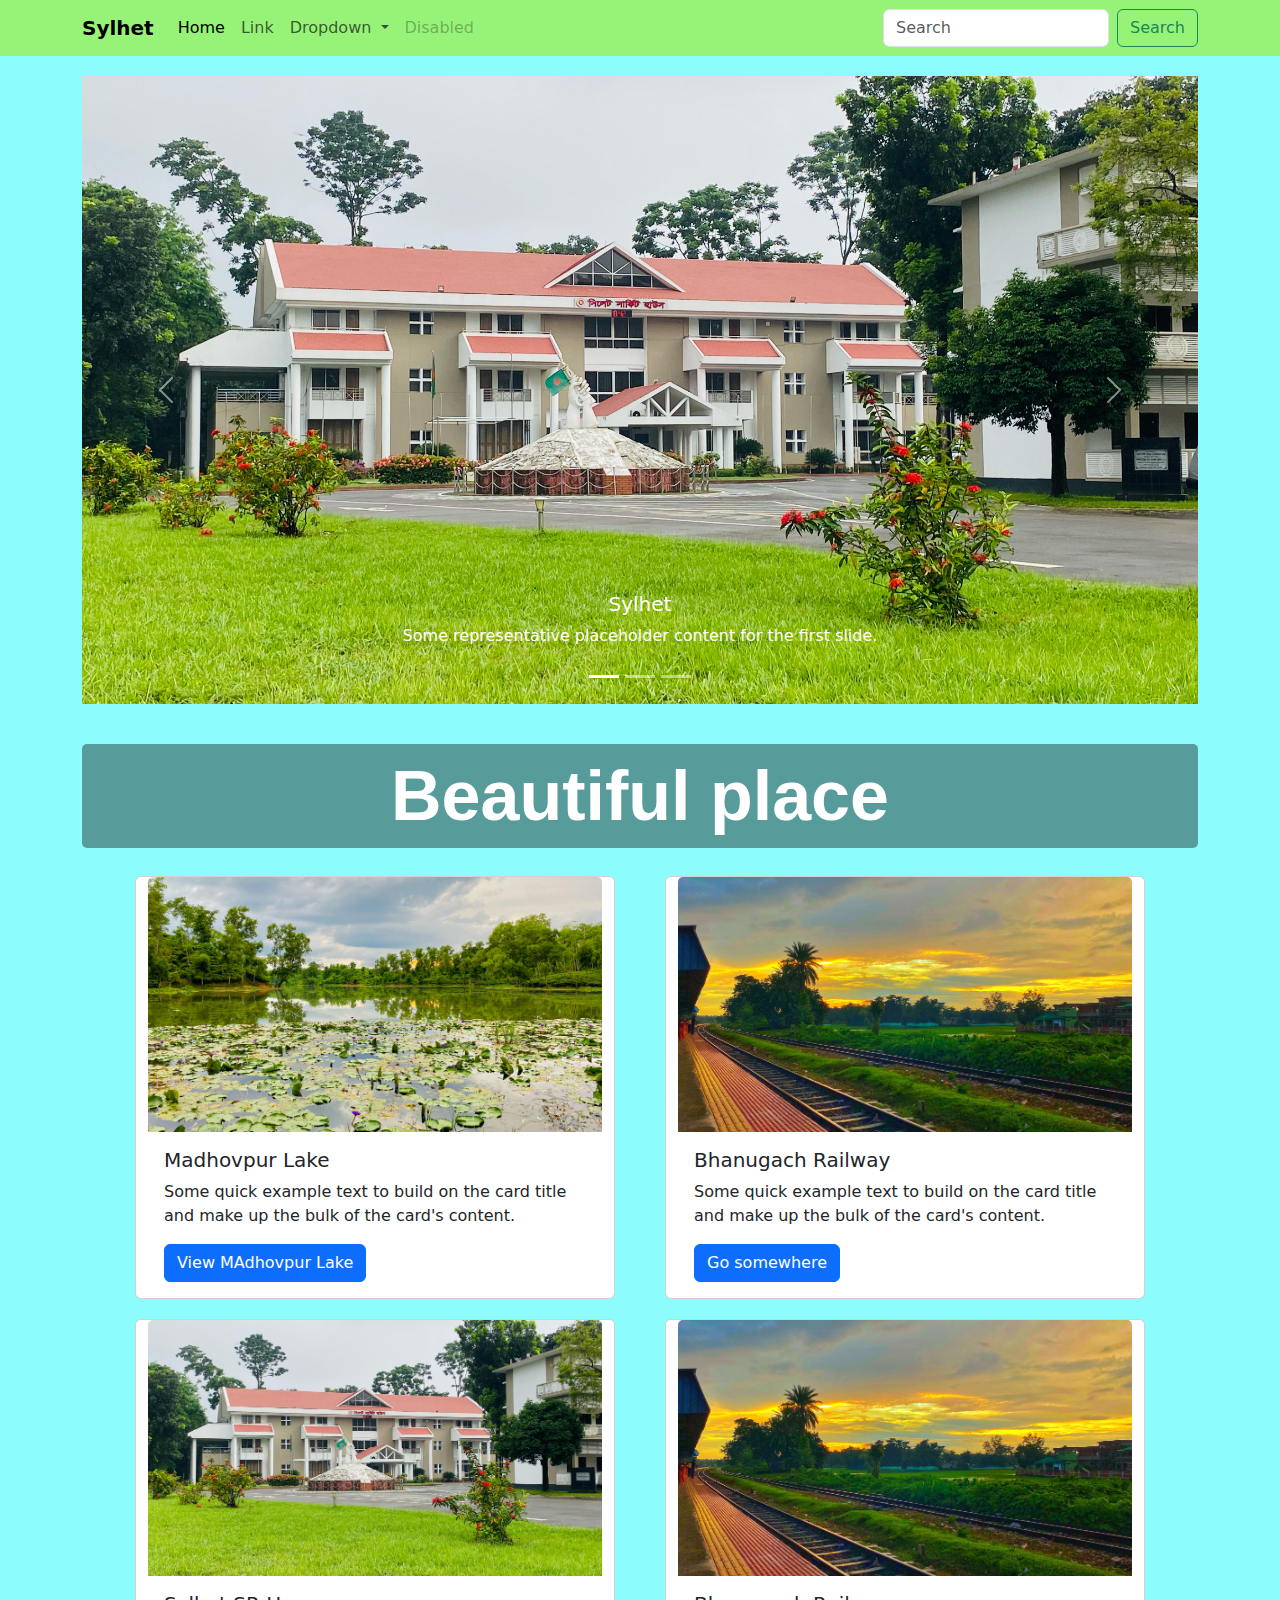
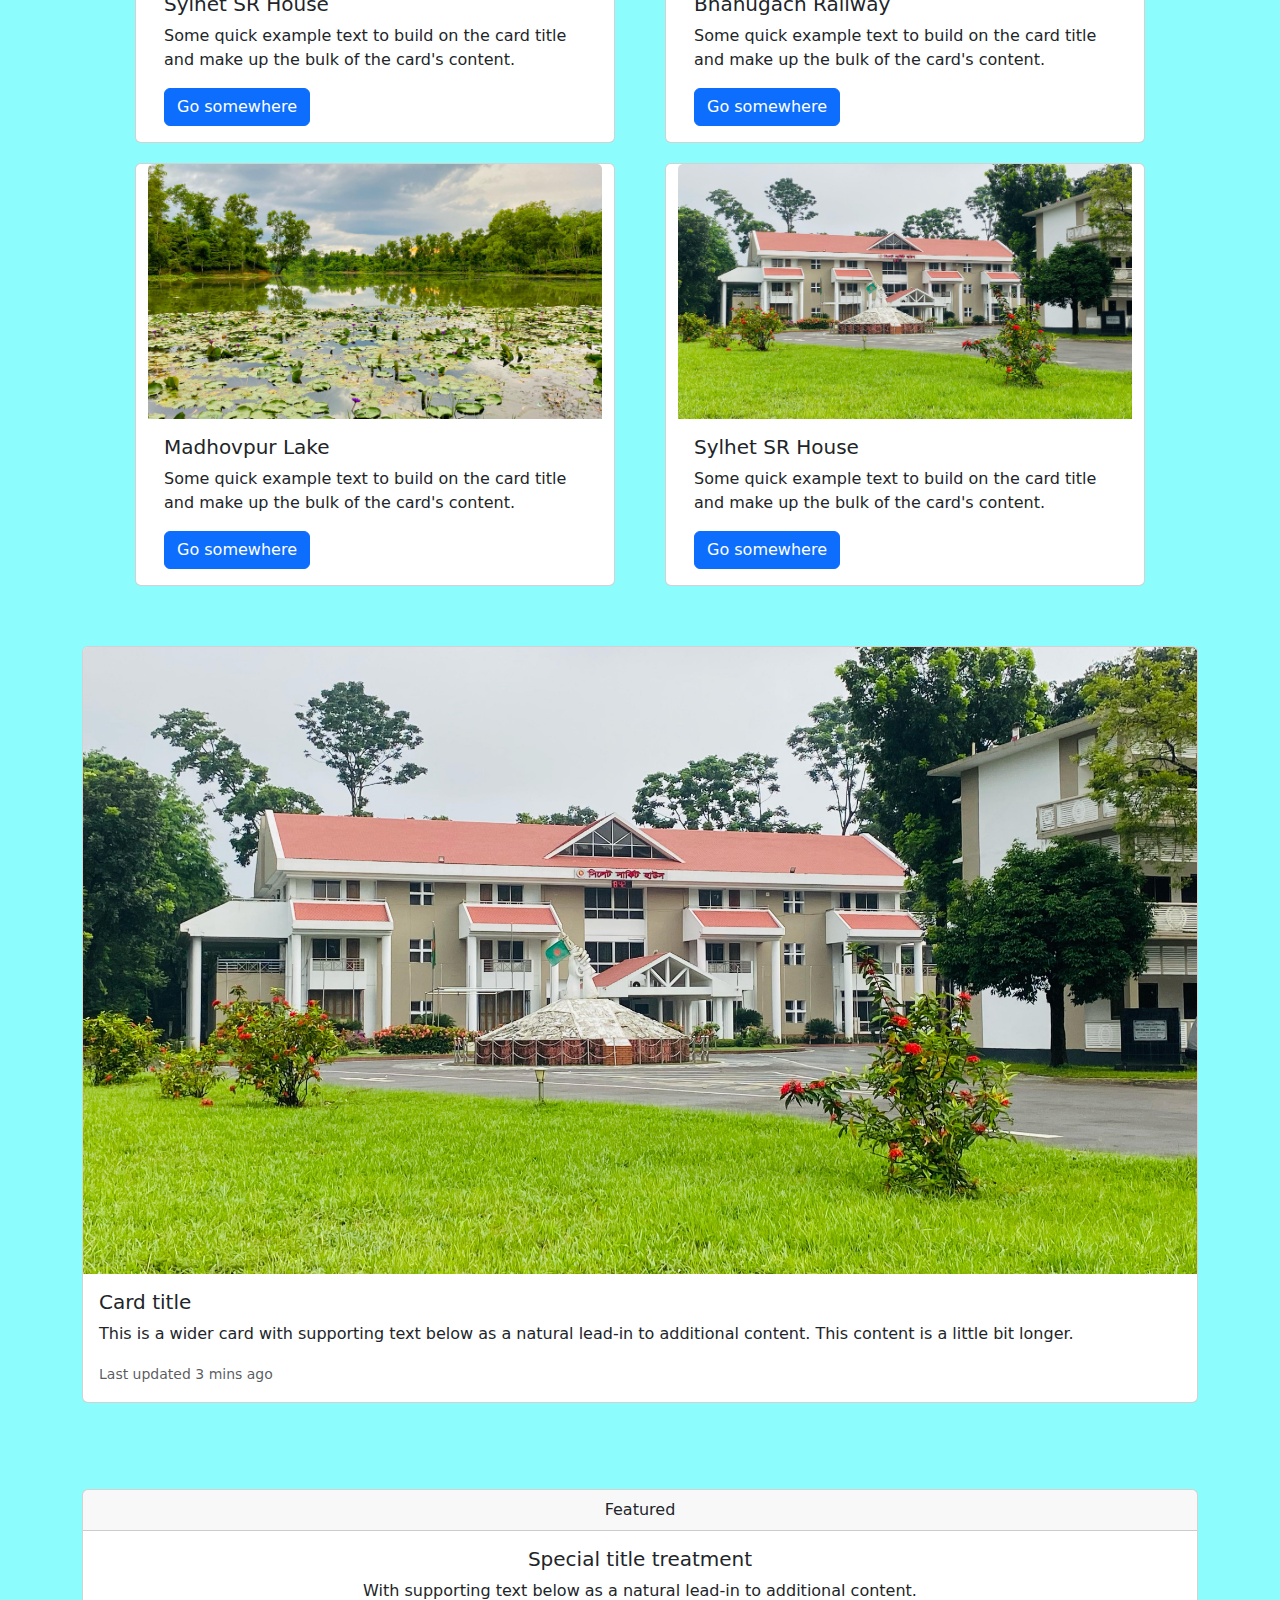
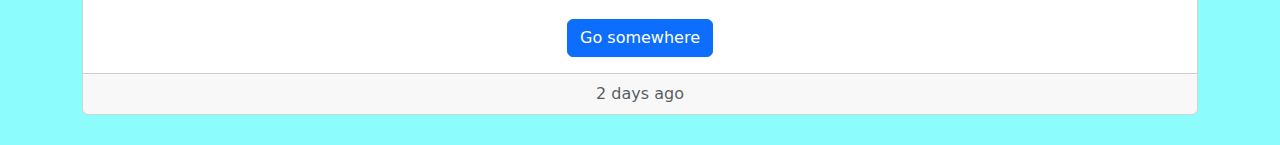
<file: index.html>
<!DOCTYPE html>
<html lang="en">
<head>
    <meta charset="UTF-8">
    <meta name="viewport" content="width=device-width, initial-scale=1.0">
    <title>Sylhet City</title>
    <link rel="stylesheet" href="./css/bootstrap.min.css">
    <link rel="stylesheet" href="./css/style.css">

    <link rel="preconnect" href="https://fonts.googleapis.com">
<link rel="preconnect" href="https://fonts.gstatic.com" crossorigin>
<link href="https://fonts.googleapis.com/css2?family=Playwrite+IT+Moderna:wght@100..400&display=swap" rel="stylesheet">

</head>
<body>
    

    <!-- =================navber start=================== -->

    
        
        
        <nav class="navbar navbar-expand-lg">
        <div class="container">
          <a class="navbar-brand" href="#">Sylhet</a>
          <button class="navbar-toggler" type="button" data-bs-toggle="collapse" data-bs-target="#navbarSupportedContent" aria-controls="navbarSupportedContent" aria-expanded="false" aria-label="Toggle navigation">
            <span class="navbar-toggler-icon"></span>
          </button>
          <div class="collapse navbar-collapse" id="navbarSupportedContent">
            <ul class="navbar-nav me-auto mb-2 mb-lg-0">
              <li class="nav-item">
                <a class="nav-link active" aria-current="page" href="#home">Home</a>
              </li>
              <li class="nav-item">
                <a class="nav-link" href="#best-place">Link</a>
              </li>
              <li class="nav-item dropdown">
                <a class="nav-link dropdown-toggle" href="#" role="button" data-bs-toggle="dropdown" aria-expanded="false">
                  Dropdown
                </a>
                <ul class="dropdown-menu">
                  <li><a class="dropdown-item" href="#most-place">Action</a></li>
                  <li><a class="dropdown-item" href="#">Another action</a></li>
                  <li><hr class="dropdown-divider"></li>
                  <li><a class="dropdown-item" href="#">Something else here</a></li>
                </ul>
              </li>
              <li class="nav-item">
                <a class="nav-link disabled" aria-disabled="true">Disabled</a>
              </li>
            </ul>
            <form class="d-flex" role="search">
              <input class="form-control me-2" type="search" placeholder="Search" aria-label="Search">
              <button class="btn btn-outline-success" type="submit">Search</button>
            </form>
            
          </div>
        </div>
      </nav>






    <!-- =================navber end=================== -->



    <!-- =================banner part start=================== -->


    <section class="banner-part">
    <div id="home"  class="container">
    <div id="carouselExampleCaptions" class="carousel slide">
        <div class="carousel-indicators">
          <button type="button" data-bs-target="#carouselExampleCaptions" data-bs-slide-to="0" class="active" aria-current="true" aria-label="Slide 1"></button>
          <button type="button" data-bs-target="#carouselExampleCaptions" data-bs-slide-to="1" aria-label="Slide 2"></button>
          <button type="button" data-bs-target="#carouselExampleCaptions" data-bs-slide-to="2" aria-label="Slide 3"></button>
        </div>
        <div class="carousel-inner">
          <div class="carousel-item active">
            <img src="./img/sylht.jpg" class="d-block w-100" alt="...">
            <div class="carousel-caption d-none d-md-block">
              <h5>Sylhet</h5>
              <p>Some representative placeholder content for the first slide.</p>
            </div>
          </div>
          <div class="carousel-item">
            <img src="./img/lake.jpg" class="d-block w-100" alt="...">
            <div class="carousel-caption d-none d-md-block">
              <h5>Madhovpur Lake</h5>
              <p>Some representative placeholder content for the second slide.</p>
            </div>
          </div>
          <div class="carousel-item">
            <img src="./img/railway.jpg" class="d-block w-100" alt="...">
            <div class="carousel-caption d-none d-md-block">
              <h5>Bhanugach Railway</h5>
              <p>Some representative placeholder content for the third slide.</p>
            </div>
          </div>
        </div>
        <button class="carousel-control-prev" type="button" data-bs-target="#carouselExampleCaptions" data-bs-slide="prev">
          <span class="carousel-control-prev-icon" aria-hidden="true"></span>
          <span class="visually-hidden">Previous</span>
        </button>
        <button class="carousel-control-next" type="button" data-bs-target="#carouselExampleCaptions" data-bs-slide="next">
          <span class="carousel-control-next-icon" aria-hidden="true"></span>
          <span class="visually-hidden">Next</span>
        </button>
      </div>
    </div>

</section>



     <!-- =================banner part end=================== -->


   
   
   
     <!-- =================place part end=================== -->


     <section class="best-place">

        <div  id="best-place" class="container">

            <h1>Beautiful place</h1>
            <div class="row card-list">
                <div class="card" style="width: 30rem;">
                    <img src="./img/lake.jpg" class="card-img-top" alt="...">
                    <div class="card-body">
                      <h5 class="card-title">Madhovpur Lake</h5>
                      <p class="card-text">Some quick example text to build on the card title and make up the bulk of the card's content.</p>
                      <a href="sylhet.html" class="btn btn-primary">View MAdhovpur Lake </a>
                    </div>
                  </div>
                  <div class="card" style="width: 30rem;">
                    <img src="./img/railway.jpg" class="card-img-top" alt="...">
                    <div class="card-body">
                      <h5 class="card-title">Bhanugach Railway</h5>
                      <p class="card-text">Some quick example text to build on the card title and make up the bulk of the card's content.</p>
                      <a href="#" class="btn btn-primary">Go somewhere</a>
                    </div>
                  </div>
                  <div class="card" style="width: 30rem;">
                    <img src="./img/sylht.jpg" class="card-img-top" alt="...">
                    <div class="card-body">
                      <h5 class="card-title"> Sylhet SR House</h5>
                      <p class="card-text">Some quick example text to build on the card title and make up the bulk of the card's content.</p>
                      <a href="#" class="btn btn-primary">Go somewhere</a>
                    </div>
                  </div>

                  <div class="card" style="width: 30rem;">
                    <img src="./img/railway.jpg" class="card-img-top" alt="...">
                    <div class="card-body">
                      <h5 class="card-title">Bhanugach Railway</h5>
                      <p class="card-text">Some quick example text to build on the card title and make up the bulk of the card's content.</p>
                      <a href="#" class="btn btn-primary">Go somewhere</a>
                    </div>
                  </div>

                  <div class="card" style="width: 30rem;">
                    <img src="./img/lake.jpg" class="card-img-top" alt="...">
                    <div class="card-body">
                      <h5 class="card-title">Madhovpur Lake</h5>
                      <p class="card-text">Some quick example text to build on the card title and make up the bulk of the card's content.</p>
                      <a href="#" class="btn btn-primary">Go somewhere</a>
                    </div>
                  </div>

                  <div class="card" style="width: 30rem;">
                    <img src="./img/sylht.jpg" class="card-img-top" alt="...">
                    <div class="card-body">
                      <h5 class="card-title"> Sylhet SR House</h5>
                      <p class="card-text">Some quick example text to build on the card title and make up the bulk of the card's content.</p>
                      <a href="#" class="btn btn-primary">Go somewhere</a>
                    </div>
                  </div>
                  
                 
            </div>

        </div>


     </section>





     <!-- =================place part end=================== -->



     <!-- ================= most place part end=================== -->

     <section class="most-place"> 
      <div id="most-place" class="container">

        <div class="card mb-3">
          <img src="./img/sylht.jpg" class="card-img-top" alt="...">
          <div class="card-body">
            <h5 class="card-title">Card title</h5>
            <p class="card-text">This is a wider card with supporting text below as a natural lead-in to additional content. This content is a little bit longer.</p>
            <p class="card-text"><small class="text-body-secondary">Last updated 3 mins ago</small></p>
          </div>
        </div>
       
     </section>



     <!-- ================= most place part end=================== -->




      <!-- ================= last place part first=================== -->

      <section class="last-plae">
        <div class="container">
          <div class="card text-center">
            <div class="card-header">
              Featured
            </div>
            <div class="card-body">
              <h5 class="card-title">Special title treatment</h5>
              <p class="card-text">With supporting text below as a natural lead-in to additional content.</p>
              <a href="#" class="btn btn-primary">Go somewhere</a>
            </div>
            <div class="card-footer text-body-secondary">
              2 days ago
            </div>
          </div>
        </div>


      </section>







       <!-- ================= last place part end=================== -->

       






    <script src="./js/bootstrap.bundle.min.js"></script>
</body>
</html>
</file>
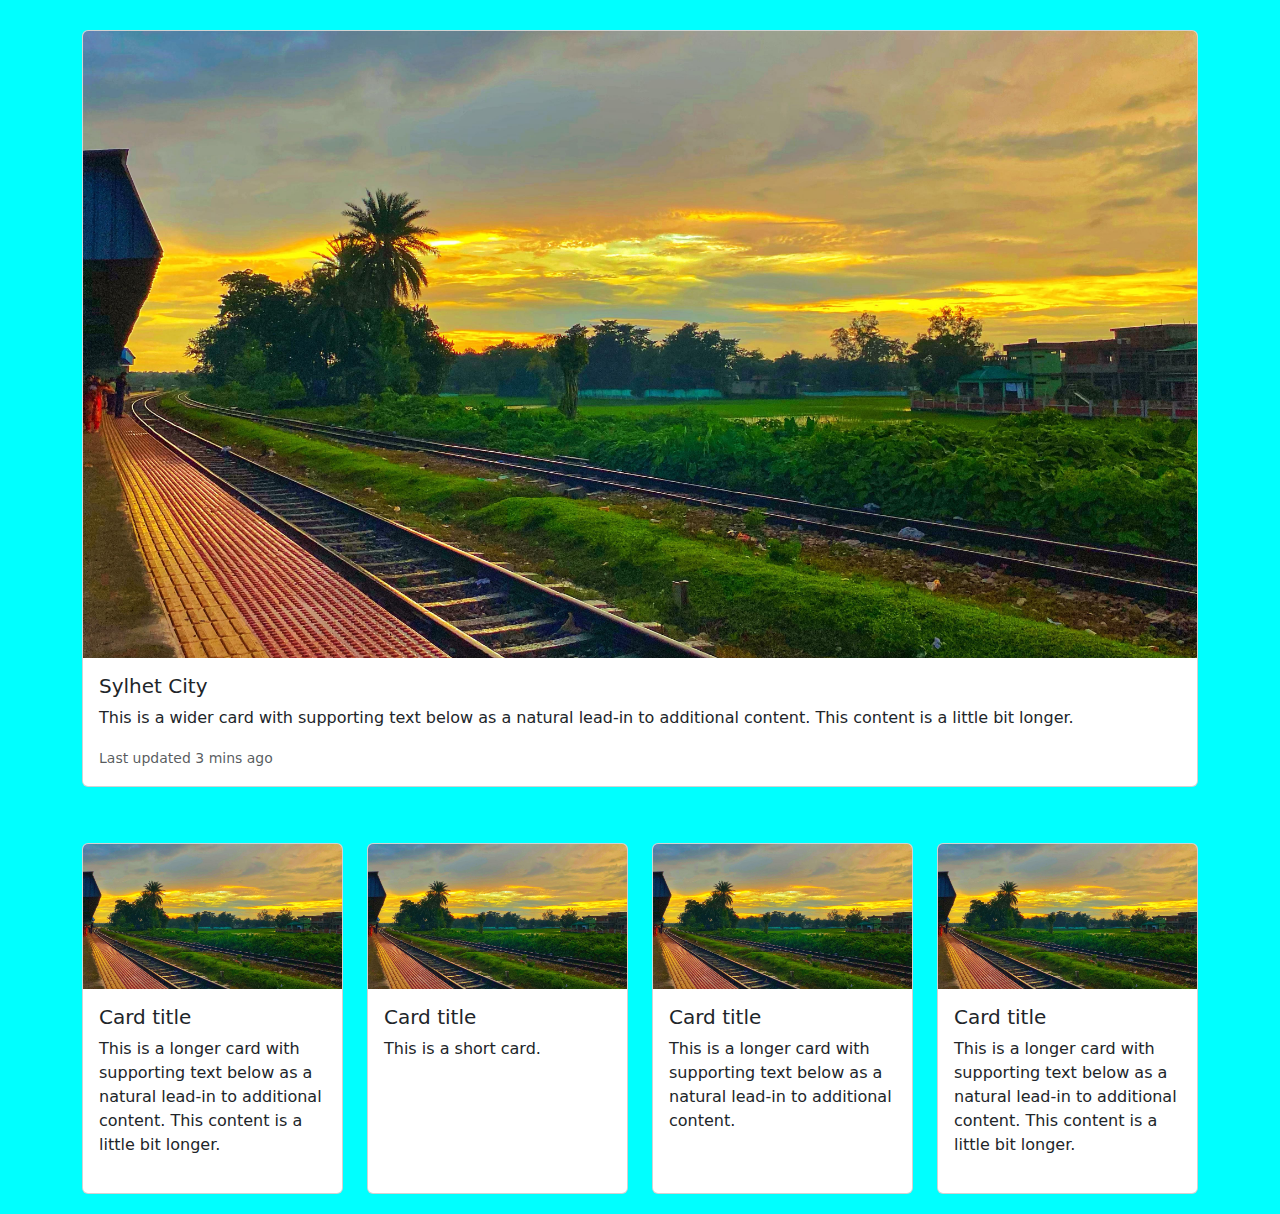
<file: bhanugach.html>
<!DOCTYPE html>
<html lang="en">
<head>
    <meta charset="UTF-8">
    <meta name="viewport" content="width=device-width, initial-scale=1.0">
    <title>Document</title>
    <link rel="stylesheet" href="./css/style.css">
    <link rel="stylesheet" href="./css/bootstrap.min.css">
</head>
<body>

<section class="sylhet-part">

  <div class="container">

    <div class="card mb-3">
          <img src="./img/railway.jpg" class="card-img-top" alt="...">
        <div class="card-body">
            <h5 class="card-title">Sylhet City</h5>
           <p class="card-text">This is a wider card with supporting text below as a natural lead-in to additional content. This content is a little bit longer.</p>
           <p class="card-text"><small class="text-body-secondary">Last updated 3 mins ago</small></p>
        </div>
    </div>
  </div>
    
</section>





<section class="sylhet-all-place">


    <div class="container">



    <div class="row row-cols-1 row-cols-md-3 g-4">
        <div class="col-sm-6 col-md-4 col-lg-3">
          <div class="card h-100">
            <img src="./img/railway.jpg" class="card-img-top" alt="...">
            <div class="card-body">
              <h5 class="card-title">Card title</h5>
              <p class="card-text">This is a longer card with supporting text below as a natural lead-in to additional content. This content is a little bit longer.</p>
            </div>
          </div>
        </div>
        <div class="col-sm-6 col-md-4 col-lg-3">
          <div class="card h-100">
            <img src="./img/railway.jpg" class="card-img-top" alt="...">
            <div class="card-body">
              <h5 class="card-title">Card title</h5>
              <p class="card-text">This is a short card.</p>
            </div>
          </div>
        </div>
        <div class="col-sm-6 col-md-4 col-lg-3">
          <div class="card h-100">
            <img src="./img/railway.jpg" class="card-img-top" alt="...">
            <div class="card-body">
              <h5 class="card-title">Card title</h5>
              <p class="card-text">This is a longer card with supporting text below as a natural lead-in to additional content.</p>
            </div>
          </div>
        </div>
        <div class="col-sm-6 col-md-4 col-lg-3">
          <div class="card h-100">
            <img src="./img/railway.jpg" class="card-img-top" alt="...">
            <div class="card-body">
              <h5 class="card-title">Card title</h5>
              <p class="card-text">This is a longer card with supporting text below as a natural lead-in to additional content. This content is a little bit longer.</p>
            </div>
          </div>
        </div>
      </div>

    </div>


</section>



    

<script src="./js/bootstrap.bundle.min.js"></script>
</body>
</html>
</file>
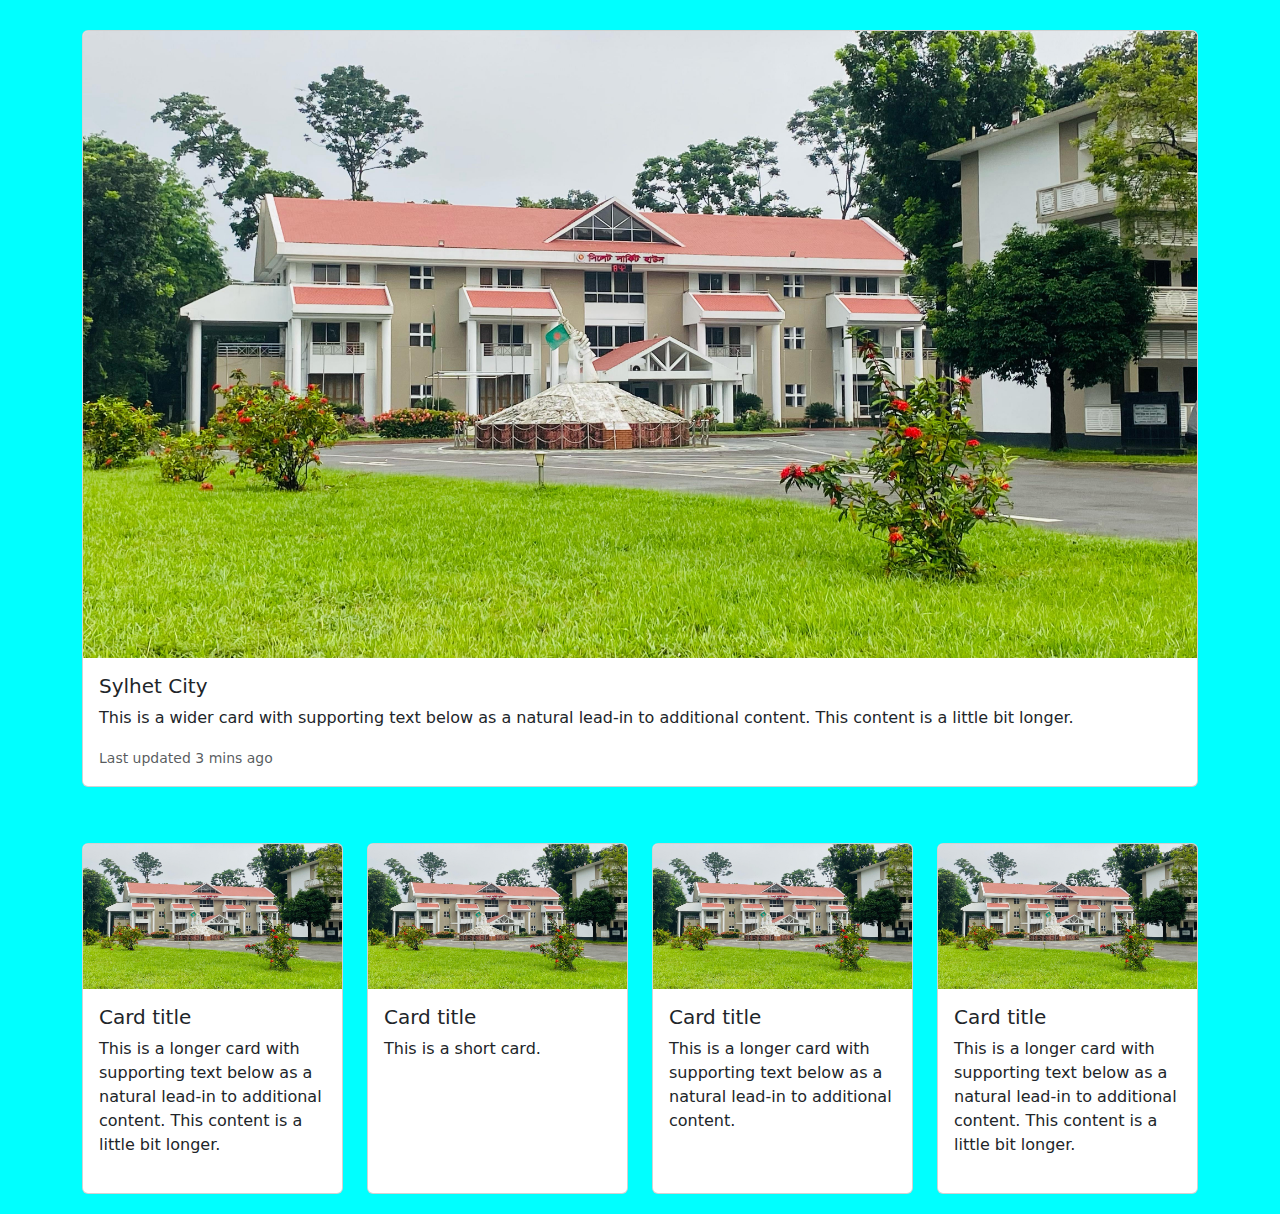
<file: sylhet.html>
<!DOCTYPE html>
<html lang="en">
<head>
    <meta charset="UTF-8">
    <meta name="viewport" content="width=device-width, initial-scale=1.0">
    <title>Document</title>
    <link rel="stylesheet" href="./css/style.css">
    <link rel="stylesheet" href="./css/bootstrap.min.css">
</head>
<body>

<section class="sylhet-part">

  <div class="container">

    <div class="card mb-3">
          <img src="./img/sylht.jpg" class="card-img-top" alt="...">
        <div class="card-body">
            <h5 class="card-title">Sylhet City</h5>
           <p class="card-text">This is a wider card with supporting text below as a natural lead-in to additional content. This content is a little bit longer.</p>
           <p class="card-text"><small class="text-body-secondary">Last updated 3 mins ago</small></p>
        </div>
    </div>
  </div>
    
</section>





<section class="sylhet-all-place">


    <div class="container">



    <div class="row row-cols-1 row-cols-md-3 g-4">
        <div class="col-sm-6 col-md-4 col-lg-3">
          <div class="card h-100">
            <img src="./img/sylht.jpg" class="card-img-top" alt="...">
            <div class="card-body">
              <h5 class="card-title">Card title</h5>
              <p class="card-text">This is a longer card with supporting text below as a natural lead-in to additional content. This content is a little bit longer.</p>
            </div>
          </div>
        </div>
        <div class="col-sm-6 col-md-4 col-lg-3">
          <div class="card h-100">
            <img src="./img/sylht.jpg" class="card-img-top" alt="...">
            <div class="card-body">
              <h5 class="card-title">Card title</h5>
              <p class="card-text">This is a short card.</p>
            </div>
          </div>
        </div>
        <div class="col-sm-6 col-md-4 col-lg-3">
          <div class="card h-100">
            <img src="./img/sylht.jpg" class="card-img-top" alt="...">
            <div class="card-body">
              <h5 class="card-title">Card title</h5>
              <p class="card-text">This is a longer card with supporting text below as a natural lead-in to additional content.</p>
            </div>
          </div>
        </div>
        <div class="col-sm-6 col-md-4 col-lg-3">
          <div class="card h-100">
            <img src="./img/sylht.jpg" class="card-img-top" alt="...">
            <div class="card-body">
              <h5 class="card-title">Card title</h5>
              <p class="card-text">This is a longer card with supporting text below as a natural lead-in to additional content. This content is a little bit longer.</p>
            </div>
          </div>
        </div>
      </div>

    </div>


</section>



    

<script src="./js/bootstrap.bundle.min.js"></script>
</body>
</html>
</file>
<file: css/style.css>
@media (min-width:0px) and (max-width:319px){

    .navbar{
        background-color: rgba(174, 43, 250, 0.539);
        transition: 2s;
    }


}


@media (min-width:320px) and (max-width:575.99px){

    .navbar{
        background-color: rgba(43, 250, 250, 0.539);
        transition: 1s;
    }


}


@media (min-width:576px) and (max-width:767.99px){

    .navbar{
        background-color: rgba(250, 215, 43, 0.539);
        transition: 1s;
    }


}



@media (min-width:768px) and (max-width:992px){

    .navbar{
        background-color: rgba(60, 43, 250, 0.539);
        transition: 1s;
    }


}




@media (min-width:993px) and (max-width:1200px){

    .navbar{
        background-color: rgba(250, 43, 81, 0.539);
        transition: 1s;
    }


}



@media (min-width:1201px) and (max-width:1400px){

    .navbar{
        background-color: rgba(61, 232, 4, 0.539);
        transition: 1s;
    }


}




















.navbar .navbar-brand{
   font-weight: 700;

}



.banner-part{
    background-color: rgba(43, 250, 250, 0.539);
    padding-top: 20px;
    padding-bottom: 20px;
}



.best-place{
    padding-top: 20px;
    padding-bottom: 20px;
    background-color: rgba(43, 250, 250, 0.539);
}


.best-place h1{
    display: block;
    text-align: center;
    color: rgb(255, 255, 255);
    padding: 10px 10px;
    border-radius: 5px;
    font-weight: 700;
    font-family: "Winky Rough", sans-serif;
    font-size: 70px;
    background-color: rgba(0, 0, 0, 0.386);
    
}


.card-list{
    justify-content: center;
    column-gap: 50px;
    
}


.card{
    margin-top: 20px;
}



.most-place{
    padding-top: 20px   ;
    background-color: rgba(43, 250, 250, 0.539);
    padding-bottom: 30px;
}

.last-plae{
    padding-top: 20px   ;
    background-color: rgba(43, 250, 250, 0.539);
    padding-bottom: 30px;
}







/* ===============sylhey city about================= */

.sylhet-part{
    background-color: aqua;
    padding: 10px;
}


.sylhet-all-place{
    background-color: aqua;
    padding-top: 10px;
    padding-bottom: 40px;
}
</file>
